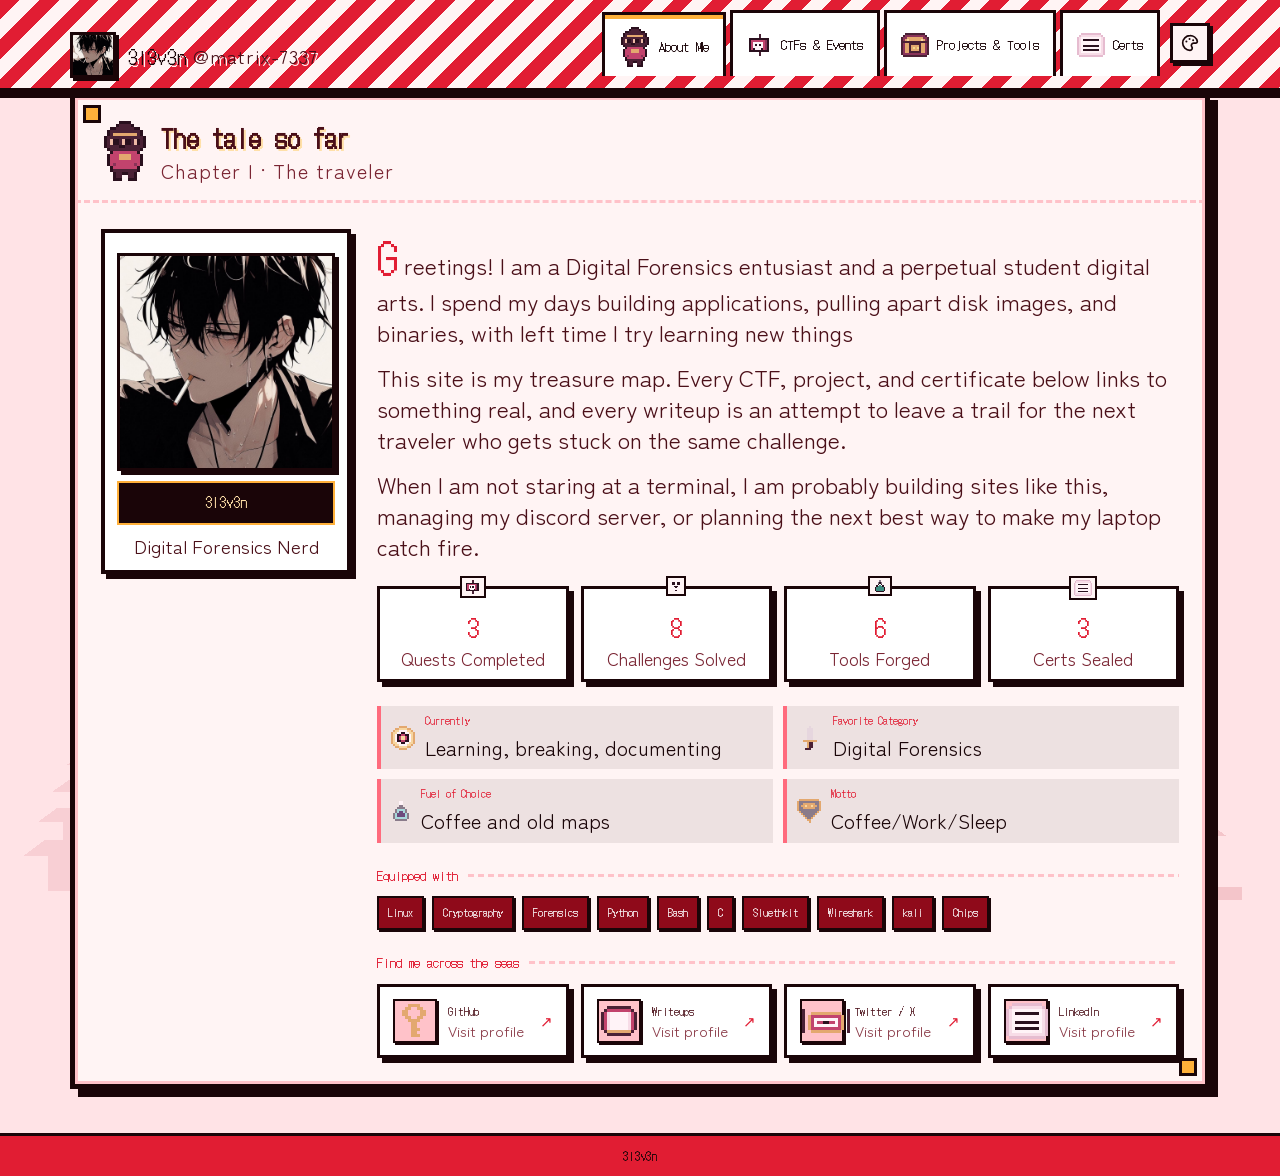
<file: index.html>
<!DOCTYPE html>
<html lang="en">
<head>
  <meta charset="UTF-8">
  <meta name="viewport" content="width=device-width, initial-scale=1.0">
  <meta name="description" content="A minimal pixel-art log of CTFs, projects, tools and certifications.">
  <title>Pixel Quest Log</title>
  <link rel="stylesheet" href="assets/css/style.css">
  <script>
    try {
      var queryTheme = new URLSearchParams(location.search).get('theme');
      var savedTheme = queryTheme || localStorage.getItem('site-theme');
      if (savedTheme === 'mint' || savedTheme === 'japanese') savedTheme = 'red';
      if (savedTheme !== 'red' && savedTheme !== 'noir') savedTheme = 'red';
      document.documentElement.setAttribute('data-theme', savedTheme);
    } catch (error) {}
  </script>
  <script src="assets/js/data.js"></script>
  <script src="assets/js/theme.js" defer></script>
  <script src="assets/js/art.js" defer></script>
  <script src="assets/js/common.js" defer></script>
  <script src="assets/js/app.js" defer></script>
</head>
<body>
  <div class="theme-scenery" aria-hidden="true">
    <svg class="temple temple-one" viewBox="0 0 260 200" shape-rendering="crispEdges">
      <g fill="currentColor">
        <rect x="126" y="8" width="8" height="22"/><circle cx="130" cy="8" r="5"/>
        <path d="M60 48 L200 48 L182 36 L78 36 Z"/><rect x="84" y="48" width="92" height="26"/>
        <path d="M44 78 L216 78 L196 64 L64 64 Z"/><rect x="72" y="78" width="116" height="30"/>
        <path d="M28 112 L232 112 L210 96 L50 96 Z"/><rect x="56" y="112" width="148" height="34"/>
        <path d="M12 150 L248 150 L224 132 L36 132 Z"/><rect x="40" y="150" width="180" height="40"/>
        <rect x="0" y="190" width="260" height="10"/>
      </g>
    </svg>
    <svg class="temple temple-two" viewBox="0 0 260 200" shape-rendering="crispEdges">
      <g fill="currentColor">
        <rect x="126" y="8" width="8" height="22"/><circle cx="130" cy="8" r="5"/>
        <path d="M60 48 L200 48 L182 36 L78 36 Z"/><rect x="84" y="48" width="92" height="26"/>
        <path d="M44 78 L216 78 L196 64 L64 64 Z"/><rect x="72" y="78" width="116" height="30"/>
        <path d="M28 112 L232 112 L210 96 L50 96 Z"/><rect x="56" y="112" width="148" height="34"/>
        <path d="M12 150 L248 150 L224 132 L36 132 Z"/><rect x="40" y="150" width="180" height="40"/>
      </g>
    </svg>
  </div>

  <div class="petals-layer" aria-hidden="true">
    <div class="petals">
      <i></i><i></i><i></i><i></i><i></i><i></i><i></i>
      <i></i><i></i><i></i><i></i><i></i><i></i><i></i>
    </div>
  </div>

  <header class="site-header">
    <div class="header-inner">
      <a class="brand" href="index.html#about" aria-label="Home">
        <span class="brand-mark" id="brand-mark"></span>
        <span>
          <span class="brand-name" id="brand-name">Loading...</span>
          <span class="brand-sub" id="brand-sub"></span>
        </span>
      </a>
      <div class="header-tools">
        <nav class="tabs" id="tabs" aria-label="Main sections"></nav>
        <button class="theme-toggle" id="theme-toggle" type="button" aria-label="Switch theme" title="Switch theme">
          <svg viewBox="0 0 16 16" fill="none" stroke="currentColor" stroke-width="1.5" aria-hidden="true">
            <path d="M8 1.5a6.5 6.5 0 1 0 0 13 2 2 0 0 0 1.6-3.2 2 2 0 0 1 1.6-3.2H13A1.5 1.5 0 0 0 14.5 6.5 6.5 6.5 0 0 0 8 1.5Z"/>
            <circle cx="4.8" cy="6.6" r="0.9" fill="currentColor" stroke="none"/>
            <circle cx="7.6" cy="4.4" r="0.9" fill="currentColor" stroke="none"/>
            <circle cx="10.8" cy="5.6" r="0.9" fill="currentColor" stroke="none"/>
          </svg>
        </button>
      </div>
    </div>
  </header>

  <main class="wrap">
    <div id="panel" class="fade-in"></div>
  </main>

  <footer class="site-footer">
    <div class="footer-inner">
      <div class="footer-brand" id="footer-brand"></div>
    </div>
  </footer>
</body>
</html>
</file>
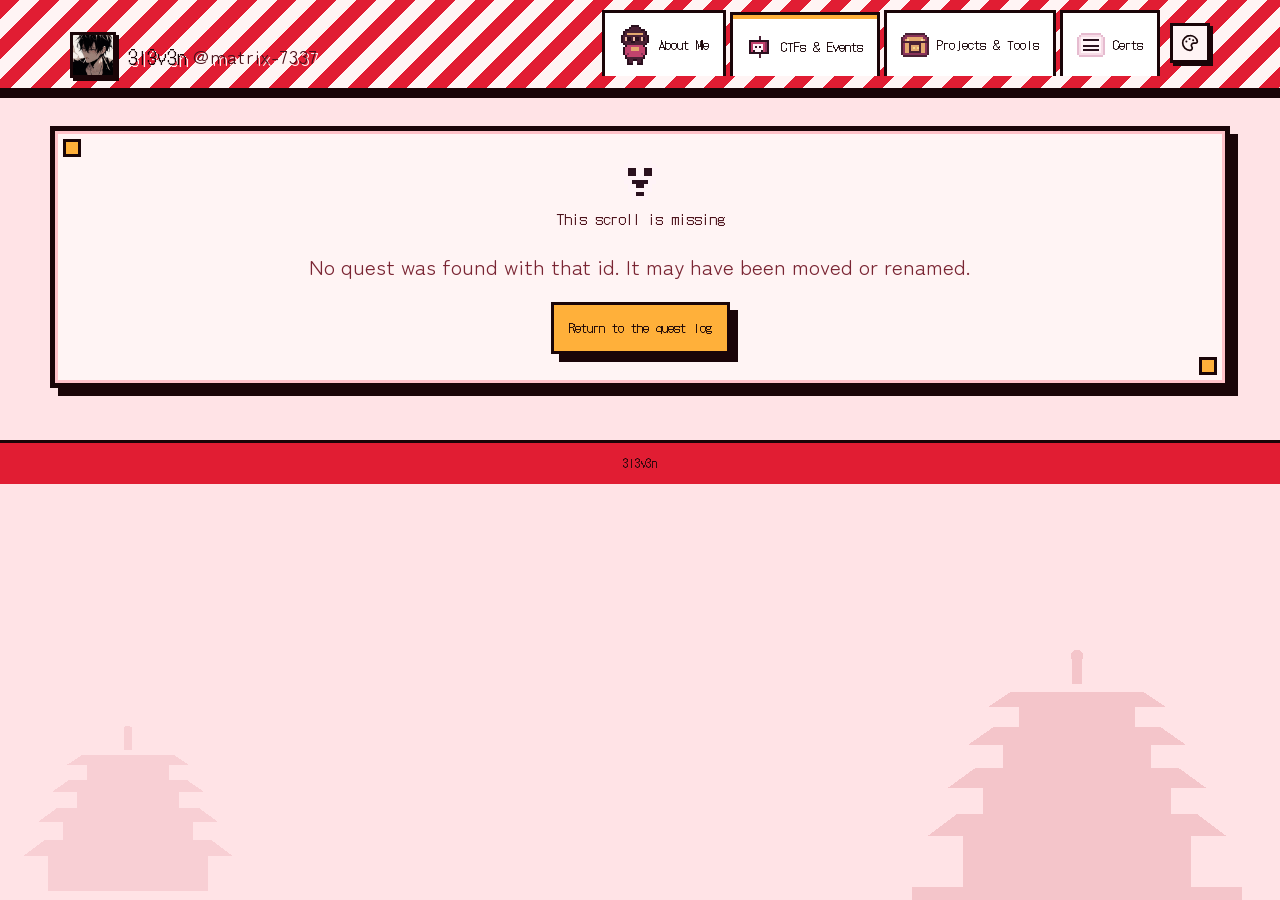
<file: ctf.html>
<!DOCTYPE html>
<html lang="en">
<head>
  <meta charset="UTF-8">
  <meta name="viewport" content="width=device-width, initial-scale=1.0">
  <meta name="description" content="CTF details and challenge writeups.">
  <title>CTF Quest Details</title>
  <link rel="stylesheet" href="assets/css/style.css">
  <script>
    try {
      var queryTheme = new URLSearchParams(location.search).get('theme');
      var savedTheme = queryTheme || localStorage.getItem('site-theme');
      if (savedTheme === 'mint' || savedTheme === 'japanese') savedTheme = 'red';
      if (savedTheme !== 'red' && savedTheme !== 'noir') savedTheme = 'red';
      document.documentElement.setAttribute('data-theme', savedTheme);
    } catch (error) {}
  </script>
  <script src="assets/js/data.js"></script>
  <script src="assets/js/theme.js" defer></script>
  <script src="assets/js/art.js" defer></script>
  <script src="assets/js/common.js" defer></script>
  <script src="assets/js/ctf.js" defer></script>
</head>
<body>
  <div class="theme-scenery" aria-hidden="true">
    <svg class="temple temple-one" viewBox="0 0 260 200" shape-rendering="crispEdges">
      <g fill="currentColor">
        <rect x="126" y="8" width="8" height="22"/><circle cx="130" cy="8" r="5"/>
        <path d="M60 48 L200 48 L182 36 L78 36 Z"/><rect x="84" y="48" width="92" height="26"/>
        <path d="M44 78 L216 78 L196 64 L64 64 Z"/><rect x="72" y="78" width="116" height="30"/>
        <path d="M28 112 L232 112 L210 96 L50 96 Z"/><rect x="56" y="112" width="148" height="34"/>
        <path d="M12 150 L248 150 L224 132 L36 132 Z"/><rect x="40" y="150" width="180" height="40"/>
        <rect x="0" y="190" width="260" height="10"/>
      </g>
    </svg>
    <svg class="temple temple-two" viewBox="0 0 260 200" shape-rendering="crispEdges">
      <g fill="currentColor">
        <rect x="126" y="8" width="8" height="22"/><circle cx="130" cy="8" r="5"/>
        <path d="M60 48 L200 48 L182 36 L78 36 Z"/><rect x="84" y="48" width="92" height="26"/>
        <path d="M44 78 L216 78 L196 64 L64 64 Z"/><rect x="72" y="78" width="116" height="30"/>
        <path d="M28 112 L232 112 L210 96 L50 96 Z"/><rect x="56" y="112" width="148" height="34"/>
        <path d="M12 150 L248 150 L224 132 L36 132 Z"/><rect x="40" y="150" width="180" height="40"/>
      </g>
    </svg>
  </div>

  <div class="petals-layer" aria-hidden="true">
    <div class="petals">
      <i></i><i></i><i></i><i></i><i></i><i></i><i></i>
      <i></i><i></i><i></i><i></i><i></i><i></i><i></i>
    </div>
  </div>

  <header class="site-header">
    <div class="header-inner">
      <a class="brand" href="index.html#about" aria-label="Home">
        <span class="brand-mark" id="brand-mark"></span>
        <span>
          <span class="brand-name" id="brand-name">Loading...</span>
          <span class="brand-sub" id="brand-sub"></span>
        </span>
      </a>
      <div class="header-tools">
        <nav class="tabs" id="tabs" aria-label="Main sections"></nav>
        <button class="theme-toggle" id="theme-toggle" type="button" aria-label="Switch theme" title="Switch theme">
          <svg viewBox="0 0 16 16" fill="none" stroke="currentColor" stroke-width="1.5" aria-hidden="true">
            <path d="M8 1.5a6.5 6.5 0 1 0 0 13 2 2 0 0 0 1.6-3.2 2 2 0 0 1 1.6-3.2H13A1.5 1.5 0 0 0 14.5 6.5 6.5 6.5 0 0 0 8 1.5Z"/>
            <circle cx="4.8" cy="6.6" r="0.9" fill="currentColor" stroke="none"/>
            <circle cx="7.6" cy="4.4" r="0.9" fill="currentColor" stroke="none"/>
            <circle cx="10.8" cy="5.6" r="0.9" fill="currentColor" stroke="none"/>
          </svg>
        </button>
      </div>
    </div>
  </header>

  <main class="wrap detail-header">
    <div id="detail"></div>
  </main>

  <footer class="site-footer">
    <div class="footer-inner">
      <div class="footer-brand" id="footer-brand"></div>
    </div>
  </footer>
</body>
</html>
</file>
<file: assets/css/style.css>
@import url('https://fonts.googleapis.com/css2?family=DotGothic16&family=Zen+Maru+Gothic:wght@400;500;700&display=swap');

:root {
  --ink: #1a0508;
  --ink-soft: #4a0f18;
  --wood: #ff6b7d;
  --wood-light: #ff9aa8;
  --wood-dark: #e11d33;
  --parchment: #fff4f4;
  --parchment-light: #ffffff;
  --parchment-dark: #ffc2c9;
  --gold: #ffb03a;
  --gold-light: #ffe0a8;
  --moss: #e11d33;
  --moss-dark: #8f0a1a;
  --sea: #d32f3a;
  --sea-dark: #8f0a1a;
  --brick: #e11d33;
  --brick-dark: #8f0a1a;
  --bone: #ffffff;
  --muted: #7a2533;
  --muted-strong: #4a0f18;
  --faint: #8a3a47;
  --bg: #ffe3e6;
  --bg-veil: rgba(255, 227, 230, 1);
  --grid: transparent;
  --soft-tint: rgba(26, 5, 8, 0.08);
  --ghost-hover: rgba(26, 5, 8, 0.08);
  --soft-card: #ffffff;
  --panel-glow: transparent;
  --card-hover: #fff8f8;
  --shade: #1a0508;
  --header-bg: repeating-linear-gradient(135deg, #e11d33 0 14px, #fff4f4 14px 28px);
  --brand-color: #1a0508;
  --brand-sub-color: #4a0f18;
  --footer-text: #1a0508;
  --banner-text: #1a0508;
  --banner-title: #4a0f18;
  --scanline: transparent;
  --petal: #e11d33;
  --temple: #b30f24;
  --font-pixel: 'DotGothic16', 'Courier New', monospace;
  --font-body: 'Zen Maru Gothic', 'Hiragino Maru Gothic ProN', sans-serif;
  --shadow-hard: 8px 8px 0 #1a0508;
  --shadow-small: 5px 5px 0 #1a0508;
}

[data-theme="noir"] {
  --ink: #d0d0d0;
  --ink-soft: #b0b0b0;
  --wood: #0b0b0b;
  --wood-light: #1a1a1a;
  --wood-dark: #000000;
  --parchment: #040404;
  --parchment-light: #090909;
  --parchment-dark: #151515;
  --gold: #b0b0b0;
  --gold-light: #d0d0d0;
  --moss: #1a1a1a;
  --moss-dark: #0d0d0d;
  --sea: #141414;
  --sea-dark: #0a0a0a;
  --brick: #d0d0d0;
  --brick-dark: #8a8a8a;
  --bone: #d0d0d0;
  --muted: #a0a0a0;
  --muted-strong: #c0c0c0;
  --faint: #808080;
  --bg: #000000;
  --bg-veil: rgba(0, 0, 0, 1);
  --grid: transparent;
  --soft-tint: rgba(208, 208, 208, 0.08);
  --ghost-hover: rgba(208, 208, 208, 0.12);
  --soft-card: #040404;
  --panel-glow: transparent;
  --card-hover: #0d0d0d;
  --shade: #000000;
  --header-bg: linear-gradient(135deg, #090909 0%, #000000 48%, #0b0b0b 100%);
  --brand-color: #d0d0d0;
  --brand-sub-color: #8a8a8a;
  --footer-text: #8a8a8a;
  --banner-text: #d0d0d0;
  --banner-title: #d0d0d0;
  --scanline: transparent;
  --petal: #8f0a16;
  --temple: #8f0a16;
  --shadow-hard: 6px 6px 0 #9a9a9a;
  --shadow-small: 4px 4px 0 #9a9a9a;
  --tab-accent: #8f0a16;
}

* {
  box-sizing: border-box;
}

html {
  scroll-behavior: smooth;
}

body {
  margin: 0;
  color: var(--ink);
  font-family: var(--font-body);
  font-size: 22px;
  line-height: 1.35;
  background-color: var(--bg);
  background-image:
    linear-gradient(var(--bg-veil), var(--bg-veil)),
    repeating-linear-gradient(90deg, transparent 0 31px, var(--grid) 31px 32px),
    repeating-linear-gradient(0deg, transparent 0 31px, var(--grid) 31px 32px);
  min-height: 100vh;
  overflow-x: hidden;
}

body::before {
  content: '';
  position: fixed;
  inset: 0;
  pointer-events: none;
  z-index: 20;
  opacity: 0.18;
  background-image: repeating-linear-gradient(0deg, var(--scanline) 0 1px, transparent 1px 3px);
}

a {
  color: inherit;
  text-decoration: none;
}

button {
  font: inherit;
}

::selection {
  background: var(--gold-light);
  color: var(--ink);
}

::-webkit-scrollbar {
  width: 14px;
  height: 14px;
}

::-webkit-scrollbar-track {
  background: var(--wood-dark);
}

::-webkit-scrollbar-thumb {
  background: var(--wood-light);
  border: 3px solid var(--wood-dark);
}

.theme-scenery {
  display: none;
  position: fixed;
  inset: 0;
  z-index: 1;
  pointer-events: none;
  overflow: hidden;
}

.petals-layer {
  display: none;
  position: fixed;
  inset: 0;
  z-index: 30;
  pointer-events: none;
  overflow: hidden;
}

:root .theme-scenery,
:root .petals-layer {
  display: block;
}

[data-theme="noir"] .theme-scenery,
[data-theme="noir"] .petals-layer {
  display: none;
}

.theme-scenery .temple {
  position: absolute;
  bottom: 0;
  color: var(--temple);
  opacity: 0.14;
}

.theme-scenery .temple-one {
  right: 3vw;
  width: min(330px, 34vw);
}

.theme-scenery .temple-two {
  left: 1vw;
  width: min(230px, 24vw);
  opacity: 0.09;
}

.petals {
  position: absolute;
  inset: 0;
}

.petals i {
  position: absolute;
  top: -12vh;
  left: var(--x);
  width: 9px;
  height: 9px;
  background: var(--petal);
  border-radius: 9px 0 9px 0;
  opacity: 0.7;
  animation: petal-fall var(--dur) linear var(--delay) infinite;
}

.petals i:nth-child(1) { --x: 4%; --dur: 12s; --delay: -1s; }
.petals i:nth-child(2) { --x: 12%; --dur: 16s; --delay: -7s; }
.petals i:nth-child(3) { --x: 19%; --dur: 14s; --delay: -3s; }
.petals i:nth-child(4) { --x: 27%; --dur: 18s; --delay: -11s; }
.petals i:nth-child(5) { --x: 35%; --dur: 13s; --delay: -5s; }
.petals i:nth-child(6) { --x: 44%; --dur: 17s; --delay: -9s; }
.petals i:nth-child(7) { --x: 52%; --dur: 15s; --delay: -2s; }
.petals i:nth-child(8) { --x: 60%; --dur: 19s; --delay: -13s; }
.petals i:nth-child(9) { --x: 67%; --dur: 12s; --delay: -6s; }
.petals i:nth-child(10) { --x: 75%; --dur: 16s; --delay: -10s; }
.petals i:nth-child(11) { --x: 83%; --dur: 14s; --delay: -4s; }
.petals i:nth-child(12) { --x: 90%; --dur: 18s; --delay: -8s; }
.petals i:nth-child(13) { --x: 96%; --dur: 15s; --delay: -12s; }
.petals i:nth-child(14) { --x: 30%; --dur: 20s; --delay: -15s; }

@keyframes petal-fall {
  from { transform: translate3d(0, -10vh, 0) rotate(0deg); }
  to { transform: translate3d(60px, 115vh, 0) rotate(540deg); }
}

.site-header {
  position: sticky;
  top: 0;
  z-index: 15;
  background: var(--header-bg);
  border-bottom: 4px solid var(--ink);
  box-shadow: 0 6px 0 var(--shade);
}

.header-inner {
  max-width: 1180px;
  margin: 0 auto;
  padding: 10px 20px 0;
  display: flex;
  align-items: flex-end;
  justify-content: space-between;
  gap: 18px;
  flex-wrap: wrap;
}

.brand {
  display: flex;
  align-items: center;
  gap: 12px;
  padding-bottom: 10px;
  color: var(--brand-color);
  text-shadow: 2px 2px 0 var(--parchment);
}

.brand-mark {
  display: grid;
  place-items: center;
  width: 46px;
  height: 46px;
  background: var(--wood-dark);
  border: 3px solid var(--ink);
  box-shadow: inset 0 0 0 2px var(--gold), 3px 3px 0 var(--shade);
  overflow: hidden;
}

.brand-photo {
  display: block;
  width: 100%;
  height: 100%;
  object-fit: cover;
}

.brand-name {
  font-family: var(--font-pixel);
  font-size: 18px;
  line-height: 1.5;
  letter-spacing: 0.5px;
}

.brand-sub {
  font-size: 19px;
  color: var(--brand-sub-color);
  letter-spacing: 1px;
}

.header-links {
  display: flex;
  align-items: center;
  gap: 10px;
  padding-bottom: 12px;
}

.header-tools {
  display: flex;
  align-items: center;
  gap: 10px;
  padding-bottom: 12px;
  min-width: 0;
}

.theme-toggle {
  flex: 0 0 auto;
  width: 40px;
  height: 40px;
  display: grid;
  place-items: center;
  padding: 8px;
  color: var(--ink);
  background: var(--parchment);
  border: 3px solid var(--ink);
  box-shadow: 3px 3px 0 var(--shade);
  cursor: pointer;
  transition: transform 0.1s steps(2), background 0.1s;
}

.theme-toggle:hover {
  background: var(--parchment-light);
  transform: translateY(-2px);
}

.theme-toggle:active {
  transform: translate(3px, 3px);
  box-shadow: none;
}

.theme-toggle svg {
  width: 18px;
  height: 18px;
}

.tabs {
  display: flex;
  gap: 4px;
  overflow-x: auto;
  scrollbar-width: none;
  max-width: 100%;
}

.tabs::-webkit-scrollbar {
  display: none;
}

.tab {
  appearance: none;
  border: 3px solid var(--ink);
  border-bottom: none;
  background: linear-gradient(180deg, var(--parchment-light), var(--parchment-dark));
  color: var(--ink);
  font-family: var(--font-pixel);
  font-size: 13px;
  line-height: 1.6;
  padding: 12px 14px 11px;
  cursor: pointer;
  white-space: nowrap;
  display: flex;
  align-items: center;
  gap: 8px;
  transition: transform 0.1s steps(2), background 0.1s;
  image-rendering: pixelated;
}

.tab:hover {
  background: var(--parchment-light);
  transform: translateY(-2px);
}

.tab.active {
  background: var(--parchment);
  color: var(--ink);
  transform: translateY(2px);
  box-shadow: inset 0 4px 0 var(--gold);
}

.tab .pixel-sprite {
  flex: 0 0 auto;
}

.wrap {
  position: relative;
  z-index: 2;
  max-width: 1180px;
  margin: 0 auto;
  padding: 0 20px;
}

.panel-actions {
  display: flex;
  flex-wrap: wrap;
  gap: 14px;
}

.btn {
  display: inline-flex;
  align-items: center;
  gap: 9px;
  font-family: var(--font-pixel);
  font-size: 13px;
  line-height: 1.6;
  padding: 13px 15px;
  color: var(--ink);
  background: var(--gold);
  border: 3px solid var(--ink);
  box-shadow: var(--shadow-hard);
  cursor: pointer;
  transition: transform 0.08s steps(2), box-shadow 0.08s steps(2), background 0.1s;
}

.btn:hover {
  background: var(--gold-light);
  transform: translate(2px, 2px);
  box-shadow: 4px 4px 0 var(--shade);
}

.btn:active {
  transform: translate(6px, 6px);
  box-shadow: 0 0 0 var(--shade);
}

.btn-secondary {
  background: var(--parchment-dark);
}

.btn-secondary:hover {
  background: var(--parchment-light);
}

.btn-small {
  font-size: 11px;
  padding: 9px 10px;
  box-shadow: 3px 3px 0 var(--shade);
}

.btn-ghost {
  background: transparent;
  color: var(--bone);
  border-color: var(--gold);
  box-shadow: 4px 4px 0 var(--shade);
}

.btn-ghost:hover {
  background: var(--ghost-hover);
}

.panel-shell {
  position: relative;
  margin-bottom: 44px;
  background:
    radial-gradient(circle at 12% 20%, var(--panel-glow), transparent 45%),
    repeating-linear-gradient(0deg, var(--grid) 0 2px, transparent 2px 7px),
    var(--parchment);
  border: 5px solid var(--ink);
  box-shadow: var(--shadow-hard), inset 0 0 0 3px var(--parchment-dark);
}

.panel-shell::before,
.panel-shell::after {
  content: '';
  position: absolute;
  width: 12px;
  height: 12px;
  background: var(--gold);
  border: 3px solid var(--ink);
  z-index: 1;
}

.panel-shell::before {
  top: 8px;
  left: 8px;
}

.panel-shell::after {
  bottom: 8px;
  right: 8px;
}

.panel-head {
  display: flex;
  align-items: center;
  justify-content: space-between;
  gap: 14px;
  padding: 20px 26px 16px;
  border-bottom: 3px dashed var(--parchment-dark);
  flex-wrap: wrap;
}

.panel-title {
  display: flex;
  align-items: center;
  gap: 12px;
}

.panel-title h2 {
  margin: 0;
  font-family: var(--font-pixel);
  font-size: clamp(18px, 2.8vw, 25px);
  line-height: 1.6;
  color: var(--ink-soft);
  text-shadow: 2px 2px 0 var(--gold-light);
}

.panel-kicker {
  font-size: 20px;
  color: var(--muted);
  letter-spacing: 1px;
}

.panel-body {
  padding: 26px;
}

.panel-note {
  font-size: 21px;
  color: var(--muted);
  margin: 0 0 20px;
}

.about-grid {
  display: grid;
  grid-template-columns: 250px 1fr;
  gap: 26px;
  align-items: start;
}

.character-card {
  background: var(--parchment-light);
  border: 4px solid var(--ink);
  box-shadow: var(--shadow-small);
  text-align: center;
  padding: 14px 12px 12px;
}

.character-card .pixel-sprite {
  image-rendering: pixelated;
  filter: drop-shadow(4px 5px 0 var(--shade));
  margin: 6px auto 10px;
  display: block;
}

.character-name {
  font-family: var(--font-pixel);
  font-size: 14px;
  line-height: 1.7;
  background: var(--ink);
  color: var(--gold-light);
  padding: 8px 6px;
  border: 2px solid var(--gold);
}

.character-tag {
  font-size: 19px;
  color: var(--ink-soft);
  margin-top: 8px;
}

.about-copy p {
  margin: 0 0 14px;
  font-size: 23px;
  color: var(--muted-strong);
}

.about-copy p:first-child::first-letter {
  font-family: var(--font-pixel);
  font-size: 42px;
  color: var(--brick);
  margin-right: 6px;
}

.stat-grid {
  display: grid;
  grid-template-columns: repeat(4, 1fr);
  gap: 12px;
  margin: 24px 0;
}

.stat {
  position: relative;
  text-align: center;
  background: var(--parchment-light);
  border: 3px solid var(--ink);
  box-shadow: var(--shadow-small);
  padding: 14px 8px 10px;
}

.stat .pixel-sprite {
  position: absolute;
  top: -13px;
  left: 50%;
  transform: translateX(-50%);
  background: var(--parchment);
  border: 2px solid var(--ink);
  padding: 2px;
}

.stat-value {
  display: block;
  font-family: var(--font-pixel);
  font-size: 24px;
  color: var(--brick);
  margin-top: 8px;
}

.stat-label {
  display: block;
  font-size: 18px;
  color: var(--muted);
  margin-top: 6px;
  line-height: 1.1;
}

.fact-grid {
  display: grid;
  grid-template-columns: repeat(2, 1fr);
  gap: 10px;
  margin: 18px 0 22px;
}

.fact {
  display: flex;
  align-items: center;
  gap: 10px;
  background: var(--soft-tint);
  border-left: 4px solid var(--wood);
  padding: 8px 10px;
}

.fact-label {
  display: block;
  font-family: var(--font-pixel);
  font-size: 10px;
  color: var(--brick);
  margin-bottom: 4px;
}

.fact-value {
  font-size: 20px;
}

.chip-row {
  display: flex;
  flex-wrap: wrap;
  gap: 8px;
  margin: 8px 0 22px;
}

.chip {
  font-family: var(--font-pixel);
  font-size: 10px;
  line-height: 1.6;
  padding: 7px 9px;
  color: var(--bone);
  background: var(--moss-dark);
  border: 2px solid var(--ink);
  box-shadow: 2px 2px 0 var(--shade);
}

.chip.alt {
  background: var(--sea-dark);
}

.social-row {
  display: flex;
  flex-wrap: wrap;
  gap: 10px;
}

.section-label {
  font-family: var(--font-pixel);
  font-size: 13px;
  color: var(--wood-dark);
  margin: 24px 0 12px;
  display: flex;
  align-items: center;
  gap: 10px;
}

.section-label::after {
  content: '';
  flex: 1;
  height: 3px;
  background: repeating-linear-gradient(90deg, var(--parchment-dark) 0 6px, transparent 6px 10px);
}

.filter-row {
  display: flex;
  flex-wrap: wrap;
  gap: 8px;
  margin: 0 0 20px;
}

.filter-btn {
  font-family: var(--font-pixel);
  font-size: 11px;
  padding: 9px 11px;
  background: var(--parchment-dark);
  color: var(--ink-soft);
  border: 3px solid var(--ink);
  box-shadow: 3px 3px 0 var(--shade);
  cursor: pointer;
}

.filter-btn:hover {
  background: var(--parchment-light);
}

.filter-btn.active {
  background: var(--brick);
  color: var(--bone);
}

.card-grid {
  display: grid;
  grid-template-columns: repeat(auto-fill, minmax(300px, 1fr));
  gap: 22px;
}

.scroll-card {
  position: relative;
  background: var(--parchment-light);
  border: 4px solid var(--ink);
  box-shadow: var(--shadow-hard);
  padding: 20px 18px 18px;
  display: flex;
  flex-direction: column;
  gap: 10px;
  transition: transform 0.12s steps(2), box-shadow 0.12s steps(2);
  overflow: hidden;
}

.scroll-card::before {
  content: '';
  position: absolute;
  top: 0;
  left: 0;
  right: 0;
  height: 6px;
  background: repeating-linear-gradient(90deg, var(--wood) 0 8px, var(--wood-light) 8px 12px);
}

.scroll-card:hover {
  transform: translate(-2px, -3px);
  box-shadow: 8px 9px 0 var(--shade);
}

.scroll-card.clickable {
  cursor: pointer;
}

.card-ribbon {
  position: absolute;
  top: 14px;
  right: -34px;
  transform: rotate(38deg);
  background: var(--brick);
  color: var(--bone);
  font-family: var(--font-pixel);
  font-size: 10px;
  padding: 6px 36px;
  border-top: 2px solid var(--ink);
  border-bottom: 2px solid var(--ink);
  box-shadow: 0 2px 0 var(--shade);
}

.card-top {
  display: flex;
  align-items: flex-start;
  gap: 12px;
  padding-right: 26px;
}

.card-icon {
  flex: 0 0 auto;
  width: 52px;
  height: 52px;
  display: grid;
  place-items: center;
  background: var(--parchment-dark);
  border: 3px solid var(--ink);
  box-shadow: 3px 3px 0 var(--shade);
}

.card-title {
  font-family: var(--font-pixel);
  font-size: 15px;
  line-height: 1.6;
  margin: 2px 0 6px;
  color: var(--ink-soft);
}

.card-meta {
  font-size: 19px;
  color: var(--muted);
  line-height: 1.25;
}

.card-summary {
  margin: 2px 0 0;
  font-size: 21px;
  color: var(--muted-strong);
  flex: 1;
}

.tag-row {
  display: flex;
  flex-wrap: wrap;
  gap: 6px;
}

.tag {
  font-family: var(--font-pixel);
  font-size: 8px;
  line-height: 1.6;
  padding: 5px 7px;
  background: var(--soft-tint);
  border: 2px solid var(--shade);
  color: var(--ink-soft);
}

.card-stats {
  display: flex;
  flex-wrap: wrap;
  gap: 8px 16px;
  border-top: 2px dashed var(--parchment-dark);
  padding-top: 10px;
}

.card-stat-label {
  display: block;
  font-family: var(--font-pixel);
  font-size: 8px;
  color: var(--faint);
  margin-bottom: 4px;
}

.card-stat-value {
  font-size: 20px;
  color: var(--brick-dark);
}

.card-foot {
  display: flex;
  justify-content: space-between;
  align-items: center;
  gap: 10px;
  margin-top: 4px;
}

.link-line {
  display: flex;
  flex-wrap: wrap;
  gap: 8px;
}

.text-link {
  font-family: var(--font-pixel);
  font-size: 10px;
  color: var(--sea-dark);
  border-bottom: 2px solid var(--sea);
  padding-bottom: 2px;
}

.text-link:hover {
  color: var(--brick);
  border-color: var(--brick);
}

.status-badge {
  font-family: var(--font-pixel);
  font-size: 8px;
  padding: 5px 7px;
  border: 2px solid var(--ink);
  background: var(--gold-light);
  color: var(--ink-soft);
  white-space: nowrap;
}

.status-badge.archived {
  background: var(--parchment-dark);
}

.status-badge.progress {
  background: var(--moss);
  color: var(--bone);
}

.tools-grid {
  display: grid;
  grid-template-columns: repeat(auto-fill, minmax(210px, 1fr));
  gap: 14px;
}

.tool-card {
  display: flex;
  align-items: center;
  gap: 10px;
  background: var(--soft-card);
  border: 3px solid var(--ink);
  box-shadow: var(--shadow-small);
  padding: 10px;
  transition: transform 0.1s steps(2);
}

.tool-card:hover {
  transform: translateY(-3px);
}

.tool-name {
  font-family: var(--font-pixel);
  font-size: 11px;
  color: var(--ink-soft);
}

.tool-summary {
  font-size: 18px;
  color: var(--muted);
  line-height: 1.1;
}

.tool-tag {
  font-family: var(--font-pixel);
  font-size: 8px;
  color: var(--brick);
  margin-top: 4px;
  display: inline-block;
}

.cert-grid {
  display: grid;
  grid-template-columns: repeat(auto-fill, minmax(290px, 1fr));
  gap: 20px;
}

.cert-card {
  position: relative;
  background: var(--parchment-light);
  border: 4px solid var(--ink);
  box-shadow: var(--shadow-hard);
  padding: 18px 16px;
  overflow: hidden;
}

.cert-card::after {
  content: '';
  position: absolute;
  inset: 6px;
  border: 2px solid var(--parchment-dark);
  pointer-events: none;
}

.seal {
  position: absolute;
  top: 16px;
  right: 16px;
  width: 54px;
  height: 54px;
  border-radius: 50%;
  background: var(--brick);
  border: 3px solid var(--ink);
  box-shadow: inset 0 0 0 3px var(--gold), 3px 3px 0 var(--shade);
  display: grid;
  place-items: center;
}

.cert-title {
  font-family: var(--font-pixel);
  font-size: 14px;
  line-height: 1.7;
  color: var(--ink-soft);
  margin: 4px 60px 10px 0;
}

.cert-issuer {
  font-size: 21px;
  color: var(--brick-dark);
}

.cert-summary {
  font-size: 20px;
  color: var(--muted-strong);
  margin: 10px 0 14px;
}

.cert-meta {
  font-family: var(--font-pixel);
  font-size: 8px;
  color: var(--faint);
  line-height: 2;
}

.empty-state {
  border: 3px dashed var(--parchment-dark);
  padding: 26px;
  text-align: center;
  font-size: 21px;
  color: var(--muted);
}

.site-footer {
  position: relative;
  z-index: 2;
  border-top: 3px solid var(--ink);
  background: var(--wood-dark);
  color: var(--bone);
  padding: 12px 20px;
  text-align: center;
}

.footer-inner {
  max-width: 1180px;
  margin: 0 auto;
}

.footer-brand {
  font-family: var(--font-pixel);
  font-size: 12px;
  color: var(--footer-text);
  margin: 0;
}

.detail-header {
  position: relative;
  padding: 34px 0 8px;
}

.breadcrumb {
  display: inline-flex;
  align-items: center;
  gap: 8px;
  font-family: var(--font-pixel);
  font-size: 10px;
  color: var(--gold-light);
  margin-bottom: 20px;
}

.breadcrumb a:hover {
  text-decoration: underline;
}

.detail-banner {
  display: flex;
  align-items: center;
  gap: 18px;
  background: var(--wood);
  border: 5px solid var(--ink);
  box-shadow: var(--shadow-hard), inset 0 0 0 3px var(--gold);
  padding: 22px 24px;
  color: var(--banner-text);
}

.detail-banner h1 {
  font-family: var(--font-pixel);
  font-size: clamp(20px, 3.8vw, 34px);
  line-height: 1.6;
  margin: 0 0 8px;
  color: var(--banner-title);
  text-shadow: 3px 3px 0 var(--parchment);
}

.detail-banner p {
  margin: 0;
  font-size: 22px;
  color: var(--banner-text);
}

.detail-icon {
  flex: 0 0 auto;
  width: 76px;
  height: 76px;
  background: var(--parchment-dark);
  border: 4px solid var(--ink);
  box-shadow: inset 0 0 0 3px var(--gold);
  display: grid;
  place-items: center;
}

.detail-meta {
  display: grid;
  grid-template-columns: repeat(auto-fit, minmax(150px, 1fr));
  gap: 12px;
  margin: 22px 0 0;
}

.meta-box {
  background: var(--parchment-light);
  border: 3px solid var(--ink);
  box-shadow: var(--shadow-small);
  padding: 12px 14px;
}

.meta-box .card-stat-label {
  color: var(--brick);
}

.challenge-list {
  display: grid;
  gap: 14px;
}

.challenge {
  position: relative;
  display: grid;
  grid-template-columns: 54px 1fr auto;
  gap: 14px;
  align-items: center;
  background: var(--parchment-light);
  border: 3px solid var(--ink);
  box-shadow: var(--shadow-small);
  padding: 14px 16px;
  transition: transform 0.1s steps(2), background 0.1s;
}

.challenge:hover {
  transform: translateX(4px);
  background: var(--card-hover);
}

.challenge::before {
  content: '';
  position: absolute;
  left: 0;
  top: 0;
  bottom: 0;
  width: 6px;
  background: var(--gold);
}

.challenge-icon {
  width: 48px;
  height: 48px;
  display: grid;
  place-items: center;
  background: var(--parchment-dark);
  border: 3px solid var(--ink);
}

.challenge-name {
  font-family: var(--font-pixel);
  font-size: 14px;
  line-height: 1.6;
  color: var(--ink-soft);
  margin: 0 0 5px;
}

.challenge-summary {
  font-size: 20px;
  color: var(--muted);
  margin: 0 0 7px;
}

.difficulty {
  font-family: var(--font-pixel);
  font-size: 8px;
  padding: 4px 6px;
  border: 2px solid var(--ink);
  background: var(--moss);
  color: var(--bone);
}

.difficulty.hard {
  background: var(--brick);
}

.difficulty.easy {
  background: var(--gold-light);
  color: var(--ink);
}

.challenge-side {
  display: flex;
  align-items: center;
  gap: 12px;
  flex-wrap: wrap;
  justify-content: flex-end;
}

.points {
  font-family: var(--font-pixel);
  font-size: 14px;
  color: var(--brick-dark);
}

.related-grid {
  display: grid;
  grid-template-columns: repeat(auto-fill, minmax(220px, 1fr));
  gap: 12px;
}

.related-card {
  display: flex;
  align-items: center;
  gap: 10px;
  background: var(--soft-card);
  border: 3px solid var(--ink);
  box-shadow: var(--shadow-small);
  padding: 10px;
}

.related-card:hover {
  background: var(--parchment-light);
}

.related-title {
  font-family: var(--font-pixel);
  font-size: 10px;
  line-height: 1.6;
  color: var(--ink-soft);
}

.fade-in {
  animation: fade-in 0.25s steps(4) both;
}

@keyframes fade-in {
  from { opacity: 0; transform: translateY(8px); }
  to { opacity: 1; transform: translateY(0); }
}

@media (prefers-reduced-motion: reduce) {
  html { scroll-behavior: auto; }
  *, *::before, *::after { animation: none !important; transition: none !important; }
}

@media (max-width: 980px) {
  .about-grid { grid-template-columns: 200px 1fr; }
  .stat-grid { grid-template-columns: repeat(2, 1fr); }
}

@media (max-width: 700px) {
  body { font-size: 20px; }
  .header-inner { padding: 10px 12px 0; }
  .header-tools { gap: 6px; }
  .brand-name { font-size: 14px; }
  .theme-toggle { width: 34px; height: 34px; padding: 6px; }
  .tab { font-size: 11px; padding: 10px 10px 9px; }
  .tab .pixel-sprite { display: none; }
  .panel-body, .panel-head { padding: 18px 15px; }
  .about-grid { grid-template-columns: 1fr; }
  .character-card { max-width: 240px; }
  .fact-grid { grid-template-columns: 1fr; }
  .card-grid { grid-template-columns: 1fr; }
  .challenge { grid-template-columns: 40px 1fr; }
  .challenge-side { grid-column: 1 / -1; justify-content: flex-start; }
  .detail-icon { width: 58px; height: 58px; }
  .detail-banner { padding: 16px; }
}

.character-photo {
  display: block;
  width: 100%;
  aspect-ratio: 1 / 1;
  object-fit: cover;
  margin: 6px auto 10px;
  border: 3px solid var(--ink);
  box-shadow: inset 0 0 0 2px var(--gold), 4px 4px 0 var(--shade);
  background: var(--parchment-dark);
}

.social-grid {
  display: grid;
  grid-template-columns: repeat(auto-fill, minmax(190px, 1fr));
  gap: 12px;
}

.social-box {
  display: flex;
  align-items: center;
  gap: 11px;
  padding: 12px 13px;
  background: var(--parchment-light);
  border: 3px solid var(--ink);
  box-shadow: var(--shadow-small);
  transition: transform 0.12s steps(2), box-shadow 0.12s steps(2), background 0.12s;
}

.social-box:hover {
  transform: translate(-2px, -3px);
  box-shadow: 6px 7px 0 var(--shade);
  background: var(--card-hover);
}

.social-box .card-icon {
  width: 44px;
  height: 44px;
  border: 2px solid var(--ink);
  box-shadow: 2px 2px 0 var(--shade);
}

.social-text {
  min-width: 0;
}

.social-name {
  display: block;
  font-family: var(--font-pixel);
  font-size: 11px;
  line-height: 1.5;
  color: var(--ink-soft);
  word-break: break-word;
}

.social-hint {
  display: block;
  margin-top: 3px;
  font-size: 15px;
  line-height: 1;
  color: var(--faint);
}

.social-arrow {
  margin-left: auto;
  font-family: var(--font-pixel);
  font-size: 15px;
  color: var(--brick);
}



[data-theme="noir"] body::before { display: none; }

[data-theme="noir"] .site-header {
  background: var(--header-bg);
  border-bottom-color: var(--ink);
  box-shadow: none;
}

[data-theme="noir"] .panel-head {
  background: var(--wood);
  border-bottom: 4px solid var(--ink);
}

[data-theme="noir"] .panel-title h2,
[data-theme="noir"] .panel-kicker {
  color: var(--ink);
  text-shadow: 2px 2px 0 #000000;
}

[data-theme="noir"] .detail-banner h1,
[data-theme="noir"] .detail-banner p {
  color: var(--ink);
  text-shadow: 2px 2px 0 #000000;
}

[data-theme="noir"] .card-icon {
  background: var(--wood);
  border-color: var(--ink);
  box-shadow: 4px 4px 0 var(--ink);
}

[data-theme="noir"] .panel-shell,
[data-theme="noir"] .tool-card,
[data-theme="noir"] .social-box,
[data-theme="noir"] .scroll-card,
[data-theme="noir"] .cert-card,
[data-theme="noir"] .challenge,
[data-theme="noir"] .related-card,
[data-theme="noir"] .stat,
[data-theme="noir"] .meta-box {
  background-image: none;
}

[data-theme="noir"] .panel-shell::before,
[data-theme="noir"] .panel-shell::after { display: none; }

[data-theme="noir"] .tab {
  color: var(--ink);
  background: #050505;
  border-color: var(--ink);
  box-shadow: none;
}

[data-theme="noir"] .tab:hover {
  background: #101010;
  box-shadow: none;
}

[data-theme="noir"] .tab.active {
  color: var(--ink);
  background: #101010;
  box-shadow: inset 0 3px 0 var(--tab-accent);
}

[data-theme="noir"] .pixel-sprite {
  filter: grayscale(1) brightness(1.35);
}

[data-theme="noir"] .character-name {
  background: #000000;
  color: var(--ink);
  border-color: var(--ink);
}

[data-theme="noir"] .btn {
  color: #000000;
}

[data-theme="noir"] .btn-secondary,
[data-theme="noir"] .btn-ghost {
  color: var(--ink);
}

[data-theme="noir"] .card-ribbon,
[data-theme="noir"] .filter-btn.active,
[data-theme="noir"] .status-badge {
  color: #000000;
}

[data-theme="noir"] .status-badge.archived {
  color: var(--ink);
}

[data-theme="noir"] .text-link {
  color: var(--ink);
  border-bottom-color: var(--ink-soft);
}

[data-theme="noir"] .seal {
  background: #000000;
  border-color: var(--ink);
  box-shadow: inset 0 0 0 3px var(--gold), 3px 3px 0 var(--shade);
}

:root:not([data-theme="noir"]) .panel-shell,
:root:not([data-theme="noir"]) .scroll-card,
:root:not([data-theme="noir"]) .cert-card,
:root:not([data-theme="noir"]) .challenge,
:root:not([data-theme="noir"]) .social-box,
:root:not([data-theme="noir"]) .tool-card,
:root:not([data-theme="noir"]) .stat,
:root:not([data-theme="noir"]) .meta-box,
:root:not([data-theme="noir"]) .related-card {
  background-image: none;
}

:root:not([data-theme="noir"]) .tab {
  background: var(--parchment-light);
}

:root:not([data-theme="noir"]) .scroll-card::before {
  background: var(--ink);
}

.seal {
  border-radius: 0;
}
</file>
